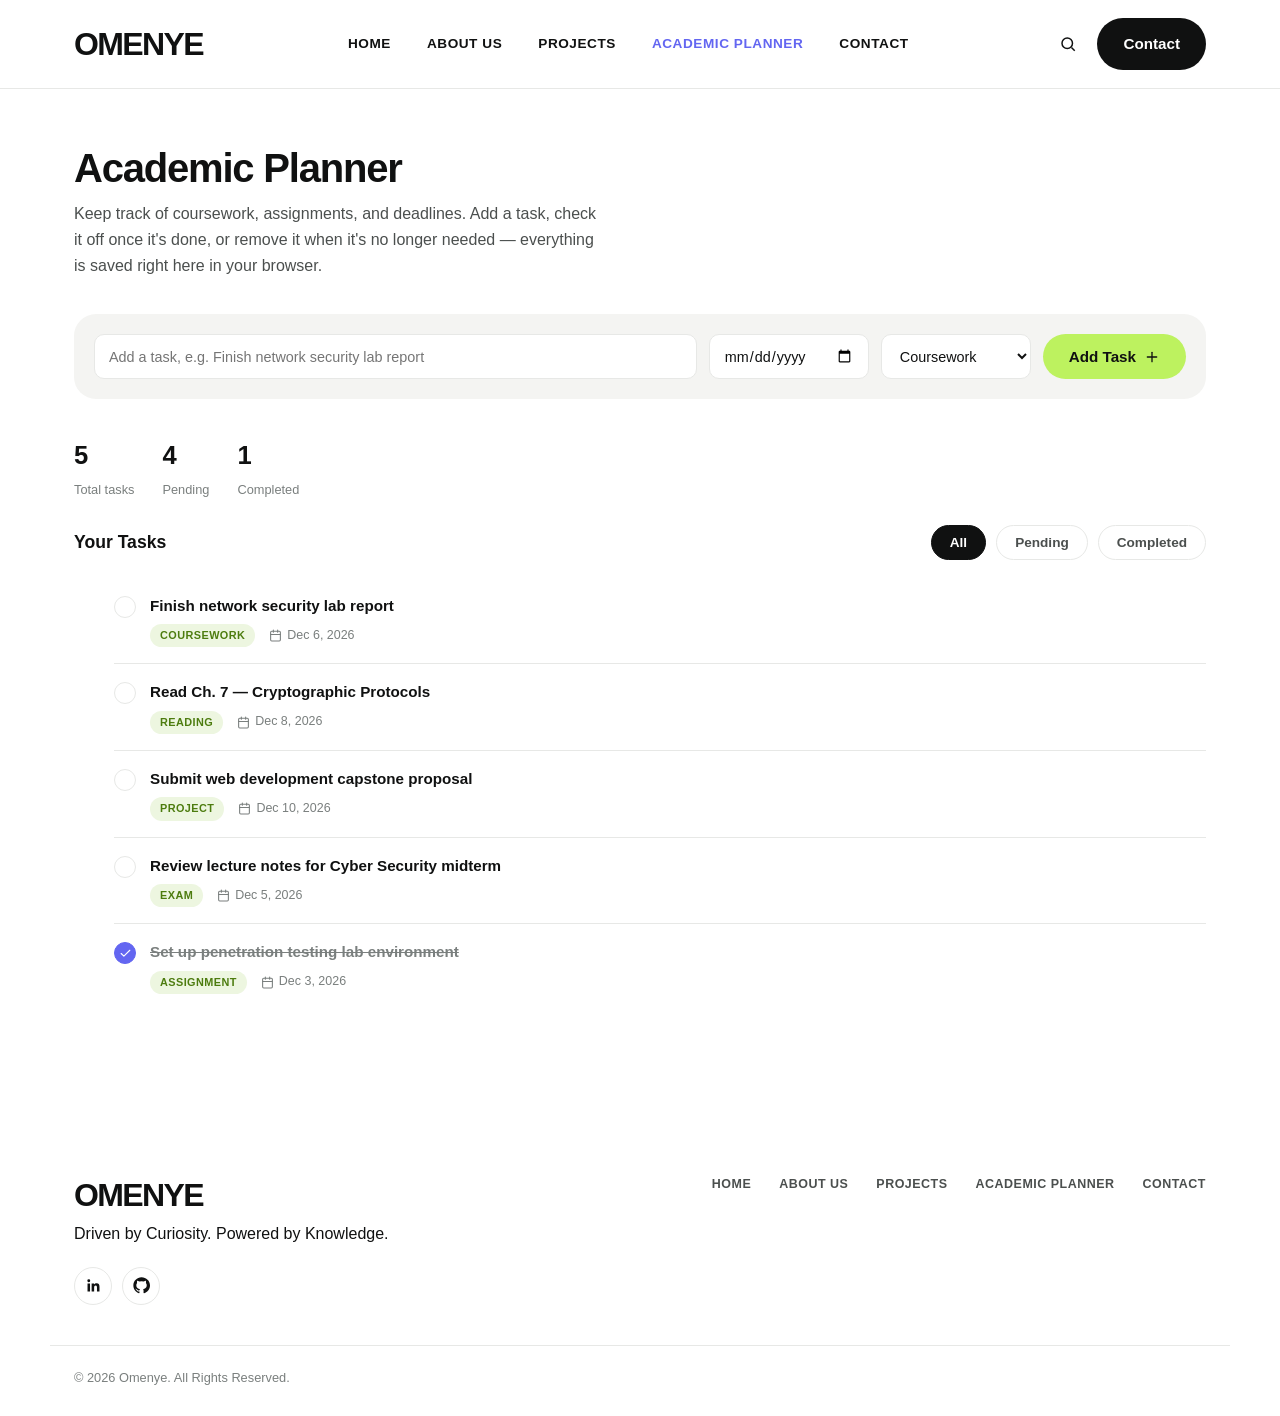
<file: academic-planner.html>
<!DOCTYPE html>
<html lang="en">
<head>
<meta charset="UTF-8">
<meta name="viewport" content="width=device-width, initial-scale=1.0">
<title>Academic Planner — Victor Omenye</title>
<link rel="icon" type="image/png" href="assets/images/favicon.png">
<link rel="stylesheet" href="styles.css">
</head>
<body>

<!-- Header -->
<header class="site-header">
  <div class="container header__inner">
    <a href="index.html" class="logo">OMENYE</a>

    <nav class="main-nav" aria-label="Primary">
      <button class="nav-toggle" id="navToggle" aria-expanded="false" aria-controls="mainMenu" aria-label="Toggle menu">
        <span></span><span></span><span></span>
      </button>
      <ul class="nav-menu" id="mainMenu">
        <li><a href="index.html">Home</a></li>
        <li><a href="about.html">About Us</a></li>
        <li><a href="projects.html">Projects</a></li>
        <li><a href="academic-planner.html" aria-current="page">Academic Planner</a></li>
        <li><a href="contact.html">Contact</a></li>
      </ul>
    </nav>

    <div class="header__actions">
      <button class="icon-btn" aria-label="Search">
        <svg width="18" height="18" viewBox="0 0 24 24" fill="none" stroke="currentColor" stroke-width="2"><circle cx="11" cy="11" r="7"/><line x1="21" y1="21" x2="16.65" y2="16.65"/></svg>
      </button>
      <a href="contact.html" class="btn btn--dark">Contact</a>
    </div>
  </div>
</header>

<main id="planner">

  <!-- Intro -->
  <section class="planner-intro container">
    <h1>Academic Planner</h1>
    <p>Keep track of coursework, assignments, and deadlines. Add a task, check it off once it's done, or remove it when it's no longer needed — everything is saved right here in your browser.</p>
  </section>

  <!-- Quick add -->
  <section class="planner-toolbar container">
    <form class="planner-add" id="taskForm">
      <input type="text" id="taskInput" name="task" placeholder="Add a task, e.g. Finish network security lab report" aria-label="Task description" required>
      <input type="date" id="taskDue" name="due" aria-label="Due date">
      <select id="taskCategory" name="category" aria-label="Category">
        <option value="Coursework">Coursework</option>
        <option value="Assignment">Assignment</option>
        <option value="Exam">Exam</option>
        <option value="Project">Project</option>
        <option value="Reading">Reading</option>
        <option value="Other">Other</option>
      </select>
      <button type="submit" class="btn btn--accent">
        Add Task
        <svg class="icon icon-plus" viewBox="0 0 24 24" fill="none" stroke="currentColor" stroke-width="2" stroke-linecap="round" stroke-linejoin="round" aria-hidden="true"><path d="M5 12h14"/> <path d="M12 5v14"/></svg>
      </button>
    </form>
  </section>

  <!-- Stats -->
  <section class="planner-stats container">
    <div class="planner-stat">
      <strong id="statTotal">0</strong>
      <span>Total tasks</span>
    </div>
    <div class="planner-stat">
      <strong id="statPending">0</strong>
      <span>Pending</span>
    </div>
    <div class="planner-stat">
      <strong id="statDone">0</strong>
      <span>Completed</span>
    </div>
  </section>

  <!-- Task list -->
  <section class="planner-list-section container">
    <div class="planner-list-head">
      <h2>Your Tasks</h2>
      <div class="filter-tabs" role="tablist" aria-label="Filter tasks">
        <button type="button" class="filter-tab is-active" data-filter="all" role="tab" aria-selected="true">All</button>
        <button type="button" class="filter-tab" data-filter="pending" role="tab" aria-selected="false">Pending</button>
        <button type="button" class="filter-tab" data-filter="done" role="tab" aria-selected="false">Completed</button>
      </div>
    </div>

    <ol class="task-list" id="taskList"></ol>
    <p class="task-empty" id="taskEmpty" hidden>No tasks yet — add your first one above.</p>
  </section>

</main>

<!-- Footer -->
<footer class="site-footer">
  <div class="container footer__grid">
    <div class="footer__brand">
      <p class="logo">OMENYE</p>
      <p>Driven by Curiosity. Powered by Knowledge.</p>
      <div class="follow__list follow__list--footer">
        <a href="https://www.linkedin.com/in/victoromenye-webdesigner/" aria-label="LinkedIn" target="_blank" rel="noopener"><svg viewBox="0 0 24 24" fill="currentColor" aria-hidden="true"><path d="M20.45 20.45h-3.55v-5.57c0-1.33-.02-3.03-1.85-3.03-1.85 0-2.14 1.45-2.14 2.94v5.66H9.36V9h3.41v1.56h.05c.48-.9 1.64-1.85 3.38-1.85 3.6 0 4.27 2.37 4.27 5.46zM5.34 7.43a2.06 2.06 0 110-4.12 2.06 2.06 0 010 4.12zM7.12 20.45H3.56V9h3.56z"/></svg></a>
        <a href="https://github.com/Tauri94" aria-label="GitHub" target="_blank" rel="noopener"><svg viewBox="0 0 24 24" fill="currentColor" aria-hidden="true"><path d="M12 .5C5.65.5.5 5.65.5 12c0 5.09 3.29 9.4 7.86 10.93.58.1.79-.25.79-.56 0-.27-.01-1-.02-1.95-3.2.7-3.88-1.54-3.88-1.54-.52-1.33-1.28-1.68-1.28-1.68-1.04-.72.08-.7.08-.7 1.16.08 1.76 1.19 1.76 1.19 1.03 1.76 2.7 1.25 3.36.96.1-.74.4-1.25.73-1.54-2.55-.29-5.24-1.28-5.24-5.69 0-1.26.45-2.29 1.19-3.09-.12-.29-.51-1.46.11-3.05 0 0 .97-.31 3.18 1.18a10.9 10.9 0 015.79 0c2.2-1.49 3.17-1.18 3.17-1.18.63 1.59.24 2.76.12 3.05.74.8 1.19 1.83 1.19 3.09 0 4.42-2.7 5.4-5.26 5.68.41.36.78 1.06.78 2.14 0 1.54-.02 2.79-.02 3.17 0 .31.21.67.8.56C20.71 21.39 24 17.09 24 12c0-6.35-5.15-11.5-12-11.5z"/></svg></a>
      </div>
    </div>
    <nav class="footer__col footer__col--menu" aria-label="Menu">
      <ul class="footer__menu-horizontal">
        <li><a href="index.html">Home</a></li>
        <li><a href="about.html">About Us</a></li>
        <li><a href="projects.html">Projects</a></li>
        <li><a href="academic-planner.html" aria-current="page">Academic Planner</a></li>
        <li><a href="contact.html">Contact</a></li>
      </ul>
    </nav>
  </div>
  <div class="container footer__bottom">
    <p>© 2026 Omenye. All Rights Reserved.</p>
  </div>
</footer>

<script src="script.js"></script>
</body>
</html>
</file>
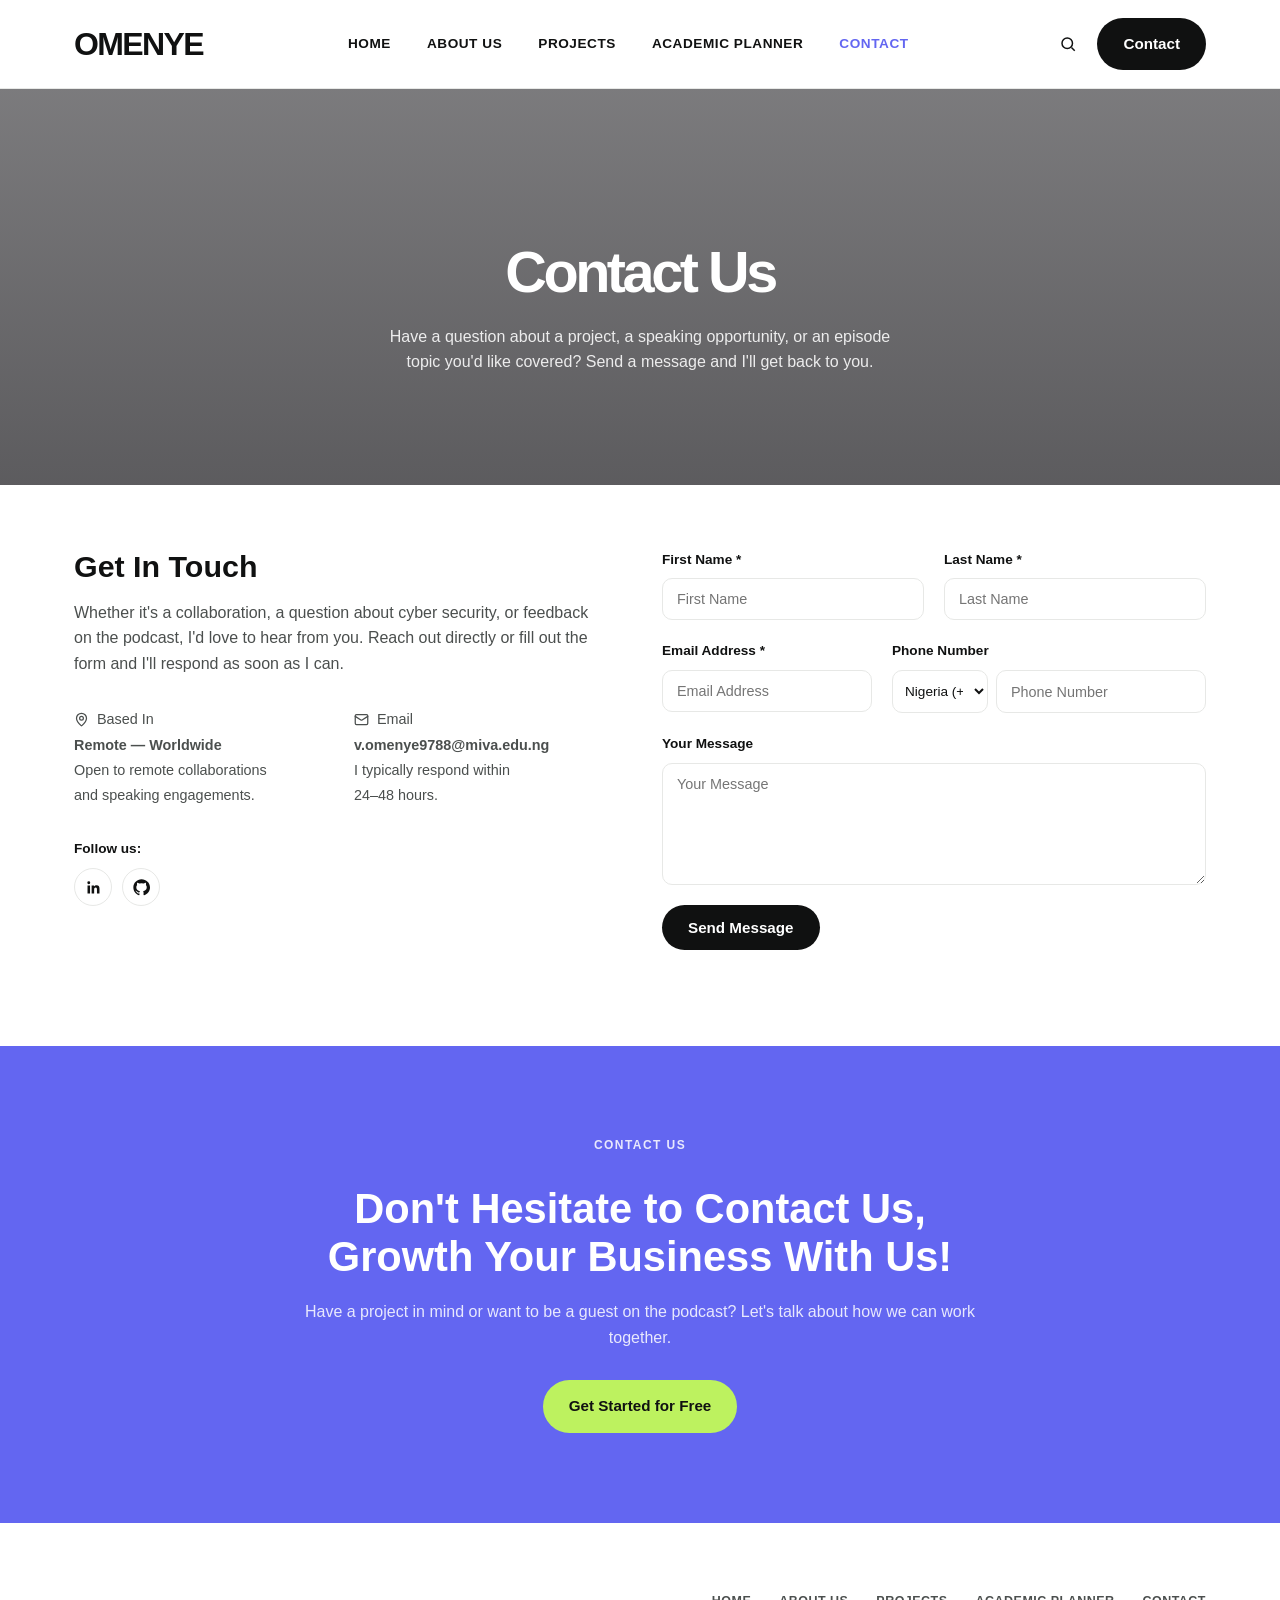
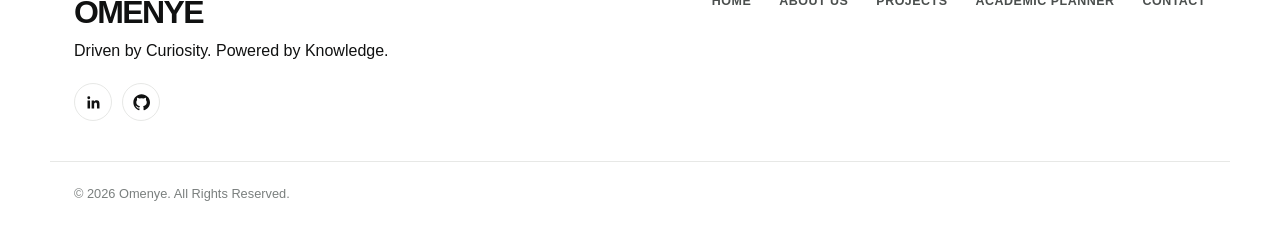
<file: contact.html>
<!DOCTYPE html>
<html lang="en">
<head>
<meta charset="UTF-8">
<meta name="viewport" content="width=device-width, initial-scale=1.0">
<title>Contact — Victor Omenye</title>
<link rel="icon" type="image/png" href="assets/images/favicon.png">
<link rel="stylesheet" href="styles.css">
</head>
<body>

<!-- Header -->
<header class="site-header">
  <div class="container header__inner">
    <a href="index.html" class="logo">OMENYE</a>

    <nav class="main-nav" aria-label="Primary">
      <button class="nav-toggle" id="navToggle" aria-expanded="false" aria-controls="mainMenu" aria-label="Toggle menu">
        <span></span><span></span><span></span>
      </button>
      <ul class="nav-menu" id="mainMenu">
        <li><a href="index.html">Home</a></li>
        <li><a href="about.html">About Us</a></li>
        <li><a href="projects.html">Projects</a></li>
        <li><a href="academic-planner.html">Academic Planner</a></li>
        <li><a href="contact.html" aria-current="page">Contact</a></li>
      </ul>
    </nav>

    <div class="header__actions">
      <button class="icon-btn" aria-label="Search">
        <svg width="18" height="18" viewBox="0 0 24 24" fill="none" stroke="currentColor" stroke-width="2"><circle cx="11" cy="11" r="7"/><line x1="21" y1="21" x2="16.65" y2="16.65"/></svg>
      </button>
      <a href="contact.html" class="btn btn--dark">Contact</a>
    </div>
  </div>
</header>

<main id="contact-page">

  <!-- Page hero -->
  <section class="page-hero" style="background-image: url('https://images.unsplash.com/photo-1521737604893-d14cc237f11d?auto=format&fit=crop&w=1600&q=80');">
    <div class="container page-hero__inner">
      <h1>Contact Us</h1>
      <p>Have a question about a project, a speaking opportunity, or an episode topic you'd like covered? Send a message and I'll get back to you.</p>
    </div>
  </section>

  <!-- Contact info + form -->
  <section class="contact-section container">
    <div class="contact-grid">

      <div class="contact-info">
        <h2>Get In Touch</h2>
        <p>Whether it's a collaboration, a question about cyber security, or feedback on the podcast, I'd love to hear from you. Reach out directly or fill out the form and I'll respond as soon as I can.</p>

        <div class="contact-cards">
          <div class="contact-card">
            <p class="contact-card__label"><svg class="icon icon-map-pin" viewBox="0 0 24 24" fill="none" stroke="currentColor" stroke-width="2" stroke-linecap="round" stroke-linejoin="round" aria-hidden="true"><path d="M20 10c0 4.993-5.539 10.193-7.399 11.799a1 1 0 0 1-1.202 0C9.539 20.193 4 14.993 4 10a8 8 0 0 1 16 0"/> <circle cx="12" cy="10" r="3"/></svg>Based In</p>
            <p class="contact-card__title">Remote — Worldwide</p>
            <p>Open to remote collaborations</p>
            <p>and speaking engagements.</p>
          </div>
          <div class="contact-card">
            <p class="contact-card__label"><svg class="icon icon-mail" viewBox="0 0 24 24" fill="none" stroke="currentColor" stroke-width="2" stroke-linecap="round" stroke-linejoin="round" aria-hidden="true"><path d="m22 7-8.991 5.727a2 2 0 0 1-2.009 0L2 7"/> <rect x="2" y="4" width="20" height="16" rx="2"/></svg>Email</p>
            <p class="contact-card__title">v.omenye9788@miva.edu.ng</p>
            <p>I typically respond within</p>
            <p>24–48 hours.</p>
          </div>
        </div>

        <div class="follow">
          <h4>Follow us:</h4>
          <div class="follow__list">
            <a href="https://www.linkedin.com/in/victoromenye-webdesigner/" aria-label="LinkedIn" target="_blank" rel="noopener"><svg viewBox="0 0 24 24" fill="currentColor" aria-hidden="true"><path d="M20.45 20.45h-3.55v-5.57c0-1.33-.02-3.03-1.85-3.03-1.85 0-2.14 1.45-2.14 2.94v5.66H9.36V9h3.41v1.56h.05c.48-.9 1.64-1.85 3.38-1.85 3.6 0 4.27 2.37 4.27 5.46zM5.34 7.43a2.06 2.06 0 110-4.12 2.06 2.06 0 010 4.12zM7.12 20.45H3.56V9h3.56z"/></svg></a>
        <a href="https://github.com/Tauri94" aria-label="GitHub" target="_blank" rel="noopener"><svg viewBox="0 0 24 24" fill="currentColor" aria-hidden="true"><path d="M12 .5C5.65.5.5 5.65.5 12c0 5.09 3.29 9.4 7.86 10.93.58.1.79-.25.79-.56 0-.27-.01-1-.02-1.95-3.2.7-3.88-1.54-3.88-1.54-.52-1.33-1.28-1.68-1.28-1.68-1.04-.72.08-.7.08-.7 1.16.08 1.76 1.19 1.76 1.19 1.03 1.76 2.7 1.25 3.36.96.1-.74.4-1.25.73-1.54-2.55-.29-5.24-1.28-5.24-5.69 0-1.26.45-2.29 1.19-3.09-.12-.29-.51-1.46.11-3.05 0 0 .97-.31 3.18 1.18a10.9 10.9 0 015.79 0c2.2-1.49 3.17-1.18 3.17-1.18.63 1.59.24 2.76.12 3.05.74.8 1.19 1.83 1.19 3.09 0 4.42-2.7 5.4-5.26 5.68.41.36.78 1.06.78 2.14 0 1.54-.02 2.79-.02 3.17 0 .31.21.67.8.56C20.71 21.39 24 17.09 24 12c0-6.35-5.15-11.5-12-11.5z"/></svg></a>
          </div>
        </div>
      </div>

      <form class="contact-form" id="contactForm" data-recipient="v.omenye9788@miva.edu.ng">
        <div class="form-row">
          <div class="form-field">
            <label for="firstName">First Name *</label>
            <input type="text" id="firstName" name="firstName" placeholder="First Name" required autocomplete="given-name">
          </div>
          <div class="form-field">
            <label for="lastName">Last Name *</label>
            <input type="text" id="lastName" name="lastName" placeholder="Last Name" required autocomplete="family-name">
          </div>
        </div>
        <div class="form-row">
          <div class="form-field">
            <label for="email">Email Address *</label>
            <input type="email" id="email" name="email" placeholder="Email Address" required autocomplete="email">
          </div>
          <div class="form-field">
            <label for="phone">Phone Number</label>
            <div class="phone-field">
              <select id="countryCode" name="countryCode" aria-label="Country code">
                <option value="+93">Afghanistan (+93)</option>
                <option value="+355">Albania (+355)</option>
                <option value="+213">Algeria (+213)</option>
                <option value="+376">Andorra (+376)</option>
                <option value="+244">Angola (+244)</option>
                <option value="+1268">Antigua and Barbuda (+1268)</option>
                <option value="+54">Argentina (+54)</option>
                <option value="+374">Armenia (+374)</option>
                <option value="+61">Australia (+61)</option>
                <option value="+43">Austria (+43)</option>
                <option value="+994">Azerbaijan (+994)</option>
                <option value="+1242">Bahamas (+1242)</option>
                <option value="+973">Bahrain (+973)</option>
                <option value="+880">Bangladesh (+880)</option>
                <option value="+1246">Barbados (+1246)</option>
                <option value="+375">Belarus (+375)</option>
                <option value="+32">Belgium (+32)</option>
                <option value="+501">Belize (+501)</option>
                <option value="+229">Benin (+229)</option>
                <option value="+975">Bhutan (+975)</option>
                <option value="+591">Bolivia (+591)</option>
                <option value="+387">Bosnia and Herzegovina (+387)</option>
                <option value="+267">Botswana (+267)</option>
                <option value="+55">Brazil (+55)</option>
                <option value="+673">Brunei (+673)</option>
                <option value="+359">Bulgaria (+359)</option>
                <option value="+226">Burkina Faso (+226)</option>
                <option value="+257">Burundi (+257)</option>
                <option value="+238">Cabo Verde (+238)</option>
                <option value="+855">Cambodia (+855)</option>
                <option value="+237">Cameroon (+237)</option>
                <option value="+1">Canada (+1)</option>
                <option value="+236">Central African Republic (+236)</option>
                <option value="+235">Chad (+235)</option>
                <option value="+56">Chile (+56)</option>
                <option value="+86">China (+86)</option>
                <option value="+57">Colombia (+57)</option>
                <option value="+269">Comoros (+269)</option>
                <option value="+242">Congo (Brazzaville) (+242)</option>
                <option value="+243">Congo (DRC) (+243)</option>
                <option value="+506">Costa Rica (+506)</option>
                <option value="+385">Croatia (+385)</option>
                <option value="+53">Cuba (+53)</option>
                <option value="+357">Cyprus (+357)</option>
                <option value="+420">Czechia (+420)</option>
                <option value="+45">Denmark (+45)</option>
                <option value="+253">Djibouti (+253)</option>
                <option value="+1767">Dominica (+1767)</option>
                <option value="+1809">Dominican Republic (+1809)</option>
                <option value="+593">Ecuador (+593)</option>
                <option value="+20">Egypt (+20)</option>
                <option value="+503">El Salvador (+503)</option>
                <option value="+240">Equatorial Guinea (+240)</option>
                <option value="+291">Eritrea (+291)</option>
                <option value="+372">Estonia (+372)</option>
                <option value="+268">Eswatini (+268)</option>
                <option value="+251">Ethiopia (+251)</option>
                <option value="+679">Fiji (+679)</option>
                <option value="+358">Finland (+358)</option>
                <option value="+33">France (+33)</option>
                <option value="+241">Gabon (+241)</option>
                <option value="+220">Gambia (+220)</option>
                <option value="+995">Georgia (+995)</option>
                <option value="+49">Germany (+49)</option>
                <option value="+233">Ghana (+233)</option>
                <option value="+30">Greece (+30)</option>
                <option value="+1473">Grenada (+1473)</option>
                <option value="+502">Guatemala (+502)</option>
                <option value="+224">Guinea (+224)</option>
                <option value="+245">Guinea-Bissau (+245)</option>
                <option value="+592">Guyana (+592)</option>
                <option value="+509">Haiti (+509)</option>
                <option value="+504">Honduras (+504)</option>
                <option value="+36">Hungary (+36)</option>
                <option value="+354">Iceland (+354)</option>
                <option value="+91">India (+91)</option>
                <option value="+62">Indonesia (+62)</option>
                <option value="+98">Iran (+98)</option>
                <option value="+964">Iraq (+964)</option>
                <option value="+353">Ireland (+353)</option>
                <option value="+972">Israel (+972)</option>
                <option value="+39">Italy (+39)</option>
                <option value="+225">Ivory Coast (+225)</option>
                <option value="+1876">Jamaica (+1876)</option>
                <option value="+81">Japan (+81)</option>
                <option value="+962">Jordan (+962)</option>
                <option value="+7">Kazakhstan (+7)</option>
                <option value="+254">Kenya (+254)</option>
                <option value="+686">Kiribati (+686)</option>
                <option value="+383">Kosovo (+383)</option>
                <option value="+965">Kuwait (+965)</option>
                <option value="+996">Kyrgyzstan (+996)</option>
                <option value="+856">Laos (+856)</option>
                <option value="+371">Latvia (+371)</option>
                <option value="+961">Lebanon (+961)</option>
                <option value="+266">Lesotho (+266)</option>
                <option value="+231">Liberia (+231)</option>
                <option value="+218">Libya (+218)</option>
                <option value="+423">Liechtenstein (+423)</option>
                <option value="+370">Lithuania (+370)</option>
                <option value="+352">Luxembourg (+352)</option>
                <option value="+261">Madagascar (+261)</option>
                <option value="+265">Malawi (+265)</option>
                <option value="+60">Malaysia (+60)</option>
                <option value="+960">Maldives (+960)</option>
                <option value="+223">Mali (+223)</option>
                <option value="+356">Malta (+356)</option>
                <option value="+692">Marshall Islands (+692)</option>
                <option value="+222">Mauritania (+222)</option>
                <option value="+230">Mauritius (+230)</option>
                <option value="+52">Mexico (+52)</option>
                <option value="+691">Micronesia (+691)</option>
                <option value="+373">Moldova (+373)</option>
                <option value="+377">Monaco (+377)</option>
                <option value="+976">Mongolia (+976)</option>
                <option value="+382">Montenegro (+382)</option>
                <option value="+212">Morocco (+212)</option>
                <option value="+258">Mozambique (+258)</option>
                <option value="+95">Myanmar (+95)</option>
                <option value="+264">Namibia (+264)</option>
                <option value="+674">Nauru (+674)</option>
                <option value="+977">Nepal (+977)</option>
                <option value="+31">Netherlands (+31)</option>
                <option value="+64">New Zealand (+64)</option>
                <option value="+505">Nicaragua (+505)</option>
                <option value="+227">Niger (+227)</option>
                <option value="+234" selected>Nigeria (+234)</option>
                <option value="+850">North Korea (+850)</option>
                <option value="+389">North Macedonia (+389)</option>
                <option value="+47">Norway (+47)</option>
                <option value="+968">Oman (+968)</option>
                <option value="+92">Pakistan (+92)</option>
                <option value="+680">Palau (+680)</option>
                <option value="+970">Palestine (+970)</option>
                <option value="+507">Panama (+507)</option>
                <option value="+675">Papua New Guinea (+675)</option>
                <option value="+595">Paraguay (+595)</option>
                <option value="+51">Peru (+51)</option>
                <option value="+63">Philippines (+63)</option>
                <option value="+48">Poland (+48)</option>
                <option value="+351">Portugal (+351)</option>
                <option value="+974">Qatar (+974)</option>
                <option value="+40">Romania (+40)</option>
                <option value="+7">Russia (+7)</option>
                <option value="+250">Rwanda (+250)</option>
                <option value="+1869">Saint Kitts and Nevis (+1869)</option>
                <option value="+1758">Saint Lucia (+1758)</option>
                <option value="+1784">Saint Vincent and the Grenadines (+1784)</option>
                <option value="+685">Samoa (+685)</option>
                <option value="+378">San Marino (+378)</option>
                <option value="+239">Sao Tome and Principe (+239)</option>
                <option value="+966">Saudi Arabia (+966)</option>
                <option value="+221">Senegal (+221)</option>
                <option value="+381">Serbia (+381)</option>
                <option value="+248">Seychelles (+248)</option>
                <option value="+232">Sierra Leone (+232)</option>
                <option value="+65">Singapore (+65)</option>
                <option value="+421">Slovakia (+421)</option>
                <option value="+386">Slovenia (+386)</option>
                <option value="+677">Solomon Islands (+677)</option>
                <option value="+252">Somalia (+252)</option>
                <option value="+27">South Africa (+27)</option>
                <option value="+82">South Korea (+82)</option>
                <option value="+211">South Sudan (+211)</option>
                <option value="+34">Spain (+34)</option>
                <option value="+94">Sri Lanka (+94)</option>
                <option value="+249">Sudan (+249)</option>
                <option value="+597">Suriname (+597)</option>
                <option value="+46">Sweden (+46)</option>
                <option value="+41">Switzerland (+41)</option>
                <option value="+963">Syria (+963)</option>
                <option value="+886">Taiwan (+886)</option>
                <option value="+992">Tajikistan (+992)</option>
                <option value="+255">Tanzania (+255)</option>
                <option value="+66">Thailand (+66)</option>
                <option value="+670">Timor-Leste (+670)</option>
                <option value="+228">Togo (+228)</option>
                <option value="+676">Tonga (+676)</option>
                <option value="+1868">Trinidad and Tobago (+1868)</option>
                <option value="+216">Tunisia (+216)</option>
                <option value="+90">Turkey (+90)</option>
                <option value="+993">Turkmenistan (+993)</option>
                <option value="+688">Tuvalu (+688)</option>
                <option value="+256">Uganda (+256)</option>
                <option value="+380">Ukraine (+380)</option>
                <option value="+971">United Arab Emirates (+971)</option>
                <option value="+44">United Kingdom (+44)</option>
                <option value="+1">United States (+1)</option>
                <option value="+598">Uruguay (+598)</option>
                <option value="+998">Uzbekistan (+998)</option>
                <option value="+678">Vanuatu (+678)</option>
                <option value="+379">Vatican City (+379)</option>
                <option value="+58">Venezuela (+58)</option>
                <option value="+84">Vietnam (+84)</option>
                <option value="+967">Yemen (+967)</option>
                <option value="+260">Zambia (+260)</option>
                <option value="+263">Zimbabwe (+263)</option>
              </select>
              <input type="tel" id="phone" name="phone" autocomplete="tel" placeholder="Phone Number" inputmode="numeric" pattern="[0-9]*">
            </div>
          </div>
        </div>
        <div class="form-field">
          <label for="message">Your Message</label>
          <textarea id="message" name="message" rows="6" placeholder="Your Message"></textarea>
        </div>
        <div>
          <button type="submit" class="btn btn--dark">Send Message</button>
          <p class="form-status" id="contactStatus" role="status" aria-live="polite"></p>
        </div>
      </form>

    </div>
  </section>

  <!-- Contact CTA -->
  <section class="cta">
    <div class="container cta__inner">
      <p class="eyebrow eyebrow--onDark eyebrow--center">Contact Us</p>
      <h2>Don't Hesitate to Contact Us,<br>Growth Your Business With Us!</h2>
      <p>Have a project in mind or want to be a guest on the podcast? Let's talk about how we can work together.</p>
      <a href="#contactForm" class="btn btn--accent">Get Started for Free</a>
    </div>
  </section>

</main>

<!-- Footer -->
<footer class="site-footer">
  <div class="container footer__grid">
    <div class="footer__brand">
      <p class="logo">OMENYE</p>
      <p>Driven by Curiosity. Powered by Knowledge.</p>
      <div class="follow__list follow__list--footer">
        <a href="https://www.linkedin.com/in/victoromenye-webdesigner/" aria-label="LinkedIn" target="_blank" rel="noopener"><svg viewBox="0 0 24 24" fill="currentColor" aria-hidden="true"><path d="M20.45 20.45h-3.55v-5.57c0-1.33-.02-3.03-1.85-3.03-1.85 0-2.14 1.45-2.14 2.94v5.66H9.36V9h3.41v1.56h.05c.48-.9 1.64-1.85 3.38-1.85 3.6 0 4.27 2.37 4.27 5.46zM5.34 7.43a2.06 2.06 0 110-4.12 2.06 2.06 0 010 4.12zM7.12 20.45H3.56V9h3.56z"/></svg></a>
        <a href="https://github.com/Tauri94" aria-label="GitHub" target="_blank" rel="noopener"><svg viewBox="0 0 24 24" fill="currentColor" aria-hidden="true"><path d="M12 .5C5.65.5.5 5.65.5 12c0 5.09 3.29 9.4 7.86 10.93.58.1.79-.25.79-.56 0-.27-.01-1-.02-1.95-3.2.7-3.88-1.54-3.88-1.54-.52-1.33-1.28-1.68-1.28-1.68-1.04-.72.08-.7.08-.7 1.16.08 1.76 1.19 1.76 1.19 1.03 1.76 2.7 1.25 3.36.96.1-.74.4-1.25.73-1.54-2.55-.29-5.24-1.28-5.24-5.69 0-1.26.45-2.29 1.19-3.09-.12-.29-.51-1.46.11-3.05 0 0 .97-.31 3.18 1.18a10.9 10.9 0 015.79 0c2.2-1.49 3.17-1.18 3.17-1.18.63 1.59.24 2.76.12 3.05.74.8 1.19 1.83 1.19 3.09 0 4.42-2.7 5.4-5.26 5.68.41.36.78 1.06.78 2.14 0 1.54-.02 2.79-.02 3.17 0 .31.21.67.8.56C20.71 21.39 24 17.09 24 12c0-6.35-5.15-11.5-12-11.5z"/></svg></a>
      </div>
    </div>
    <nav class="footer__col footer__col--menu" aria-label="Menu">
      <ul class="footer__menu-horizontal">
        <li><a href="index.html">Home</a></li>
        <li><a href="about.html">About Us</a></li>
        <li><a href="projects.html">Projects</a></li>
        <li><a href="academic-planner.html">Academic Planner</a></li>
        <li><a href="contact.html" aria-current="page">Contact</a></li>
      </ul>
    </nav>
  </div>
  <div class="container footer__bottom">
    <p>© 2026 Omenye. All Rights Reserved.</p>
  </div>
</footer>

<script src="script.js"></script>
</body>
</html>
</file>
<file: styles.css>
/* ===== Tokens ===== */
:root {
  --ink: #101111;
  --ink-soft: #4b4f4e;
  --muted: #7a7f7e;
  --line: #e7e8e6;
  --bg: #ffffff;
  --bg-soft: #f4f4f2;
  --bg-mint: #f2f7f5;
  --accent: #bdf25f;
  --accent-dark: #8fb63f;
  --indigo: #6366f1;
  --indigo-dark: #4649c9;
  --radius-lg: 22px;
  --radius-md: 14px;
  --radius-sm: 10px;
  --shadow: 0 20px 45px -25px rgba(16, 17, 17, 0.25);
  --container: 1180px;
  --ff-display: "Plus Jakarta Sans", sans-serif;
  --ff-body: "Plus Jakarta Sans", sans-serif;
}

/* ===== Reset ===== */
* { box-sizing: border-box; }
html { scroll-behavior: smooth; }
body {
  margin: 0;
  font-family: var(--ff-body);
  color: var(--ink);
  background: var(--bg);
  line-height: 1.6;
  -webkit-font-smoothing: antialiased;
}
img { max-width: 100%; display: block; }
svg.icon { display: inline-block; flex-shrink: 0; vertical-align: -0.125em; }
ul { list-style: none; margin: 0; padding: 0; }
a { color: inherit; text-decoration: none; }
h1, h2, h3, h4 { font-family: var(--ff-display); line-height: 1.15; margin: 0; font-weight: 600; }
p { margin: 0; }
button { font-family: inherit; cursor: pointer; }
:focus-visible { outline: 3px solid var(--indigo); outline-offset: 2px; }
@media (prefers-reduced-motion: reduce) {
  *, *::before, *::after { animation-duration: 0.01ms !important; animation-iteration-count: 1 !important; transition-duration: 0.01ms !important; scroll-behavior: auto !important; }
}

.container {
  width: 100%;
  max-width: var(--container);
  margin-inline: auto;
  padding-inline: 24px;
}

/* ===== Buttons ===== */
.btn {
  display: inline-flex;
  align-items: center;
  justify-content: center;
  gap: 8px;
  padding: 14px 26px;
  border-radius: 999px;
  font-size: 0.95rem;
  font-weight: 600;
  border: none;
  transition: transform 0.15s ease, box-shadow 0.15s ease, opacity 0.15s ease;
}
.btn:hover { transform: translateY(-2px); }
.btn--dark { background: var(--ink); color: #fff; }
.btn--dark:hover { background: #000; }
.btn--accent { background: var(--accent); color: var(--ink); }
.btn--accent:hover { background: var(--accent-dark); }
.btn--outline {
  background: transparent;
  color: var(--ink);
  border: 1.5px solid var(--line);
}
.btn--outline:hover { background: var(--bg-soft); border-color: var(--ink); }
.btn svg { width: 16px; height: 16px; }
.btn--block { width: 100%; }
.btn--pill-outline {
  background: transparent;
  border: 1.5px solid var(--line);
  border-radius: 999px;
  padding: 10px 22px;
  font-weight: 600;
  font-size: 0.9rem;
  color: var(--ink);
}
.btn--pill-outline:hover { background: var(--bg-soft); }

.eyebrow {
  text-transform: uppercase;
  letter-spacing: 0.12em;
  font-size: 0.75rem;
  font-weight: 700;
  color: #4D7C0F;
  margin-bottom: 14px;
}
.eyebrow--center { text-align: center; }
.eyebrow--onDark { color: #4D7C0F; }

/* ===== Marquee ===== */
.marquee {
  position: relative;
  overflow: hidden;
  white-space: nowrap;
  background: #000000;
  color: #ffffff;
  padding: 0.5rem 0;
  font-size: 0.75rem;
  font-weight: 500;
  letter-spacing: 0.02em;
}

/* Fade overlays */
.marquee::before,
.marquee::after {
  content: "";
  position: absolute;
  top: 0;
  width: 8rem;
  height: 100%;
  z-index: 2;
  pointer-events: none;
}

.marquee::before {
  left: 0;
  background: linear-gradient(
    to right,
    #17181a 0%,
    rgba(23, 24, 26, 0) 100%
  );
}

.marquee::after {
  right: 0;
  background: linear-gradient(
    to left,
    #17181a 0%,
    rgba(23, 24, 26, 0) 100%
  );
}

.marquee__track {
  display: inline-flex;
  align-items: center;
  width: max-content;
  will-change: transform;
  animation: marquee 28s linear infinite;
}

.marquee__track span {
  display: inline-flex;
  align-items: center;
  flex-shrink: 0;
}

/* Dot between items */
.marquee__track span:not(:last-child)::after {
  content: "";
  width: 0.3125rem;
  height: 0.3125rem;
  margin: 0 3rem;
  border-radius: 50%;
  background: rgba(255, 255, 255, 0.753);
  flex-shrink: 0;
}

@keyframes marquee {
  from {
    transform: translateX(0);
  }
  to {
    transform: translateX(-50%);
  }
}

/* ===== Header ===== */
.site-header {
  border-bottom: 1px solid var(--line);
  position: sticky;
  top: 0;
  background: #fff;
  z-index: 50;
}
.header__inner {
  display: flex;
  align-items: center;
  justify-content: space-between;
  gap: 24px;
  padding-block: 18px;
}
.logo {
  font-family: var(--ff-display);
  font-weight: 800;
  font-size: 2rem;
  letter-spacing: -0.05em;
  white-space: nowrap;
}
.main-nav { flex: 1; display: flex; justify-content: center; }
.nav-menu {
  display: flex;
  gap: 2rem;
  font-size: 0.85rem;
  font-weight: 600;
  text-transform: uppercase;
  letter-spacing: 0.04em;
}
.nav-menu a { padding: 6px 2px; position: relative; }
.nav-menu a:hover { color: var(--indigo); }
.nav-menu a[aria-current="page"] { color: var(--indigo); }
.header__actions { display: flex; align-items: center; gap: 14px; }
.icon-btn {
  background: none;
  border: none;
  padding: 6px;
  display: inline-flex;
  color: var(--ink);
}
.nav-toggle {
  display: none;
  flex-direction: column;
  gap: 5px;
  background: none;
  border: none;
  padding: 6px;
}
.nav-toggle span { width: 22px; height: 2px; background: var(--ink); border-radius: 2px; }

/* ===== Hero ===== */
.hero { padding-block: 56px 40px; background: var(--bg-mint); }
.hero__grid {
  display: grid;
  grid-template-columns: 1fr 1fr;
  gap: 40px;
  align-items: center;
}
.hero__content h1 {
  font-size: clamp(2rem, 4vw, 3.75rem);
  font-style: normal;
  letter-spacing: -0.1875rem;
  text-align: left;
  font-weight: 800;
  margin-bottom: 18px;
}
.hero__lead {
  color: var(--ink-soft);
  font-size: 1rem;
  font-style: normal;
  font-weight: 400;
  max-width: 46ch;
  margin-bottom: 28px;
}
.hero__cta { display: flex; align-items: center; gap: 22px; flex-wrap: wrap; }
.hero__note { margin-top: 18px; font-size: 0.8rem; color: var(--muted); }

.hero__media { position: relative; display: flex; justify-content: center; }
.hero__photo {
  border-radius: var(--radius-lg);
  width: 100%;
  max-width: 460px;
  aspect-ratio: 4/4.6;
  object-fit: cover;
}
.float-card {
  position: absolute;
  background: #fff;
  border-radius: var(--radius-md);
  box-shadow: var(--shadow);
  padding: 14px 16px;
}
.float-card--customers { top: 14%; left: -4%; width: 190px; }
.float-card--donut { bottom: 6%; right: -6%; width: 150px; text-align: center; }
.float-card__label { font-size: 0.72rem; color: var(--muted); margin-bottom: 6px; }
.float-card__value { font-weight: 700; font-size: 1.15rem; margin-top: 6px; }
.mini-chart svg { width: 100%; height: 40px; }
.donut {
  --pct: 68;
  width: 64px; height: 64px;
  border-radius: 50%;
  margin: 4px auto 0;
  background: conic-gradient(var(--indigo) calc(var(--pct) * 1%), #eceafc 0);
  position: relative;
}
.donut::after {
  content: "";
  position: absolute; inset: 10px;
  background: #fff; border-radius: 50%;
}

/* ===== Page hero (inner pages) ===== */
.page-hero {
  position: relative;
  padding-block: 150px 110px;
  background-size: cover;
  background-position: center;
  text-align: center;
  color: #fff;
  overflow: hidden;
}
.page-hero::before {
  content: "";
  position: absolute;
  inset: 0;
  background: linear-gradient(180deg, rgba(15, 14, 18, 0.55), rgba(15, 14, 18, 0.68));
}
.page-hero__inner { position: relative; z-index: 1; }
.page-hero h1 {
  font-size: clamp(2.4rem, 5.5vw, 3.6rem);
  font-weight: 800;
  letter-spacing: -0.06em;
  margin-bottom: 18px;
}
.page-hero p {
  max-width: 58ch;
  margin-inline: auto;
  color: rgba(255, 255, 255, 0.88);
  font-size: 1rem;
}

/* ===== About content ===== */
.about-content { padding-block: 60px 8px; }
.about-content p { color: var(--ink-soft); margin-bottom: 26px; max-width: 92ch; }
.about-content h2 {
  font-size: clamp(1.4rem, 2.6vw, 1.85rem);
  margin-bottom: 18px;
  margin-top: 6px;
  font-weight: 700;
}

.about-split {
  display: grid;
  grid-template-columns: 400px 1fr;
  gap: 48px;
  align-items: start;
  padding-block: 40px;
}
.about-split--reverse { grid-template-columns: 1fr 460px; }
.about-split--reverse .about-split__media { order: 2; }
.about-split--reverse .about-split__content { order: 1; }
.about-split__media img {
  border-radius: var(--radius-md);
  width: 100%;
  aspect-ratio: 3/4;
  object-fit: cover;
}
.about-split--reverse .about-split__media img { aspect-ratio: 4/3.4; }
.about-split__content { display: flex; flex-direction: column; gap: 22px; }
.about-split__content p { color: var(--ink-soft); margin: 0; max-width: 70ch; }

.skills-grid { display: flex; flex-direction: column; gap: 28px; margin-top: 8px; }
.skills-group h3 { font-size: 1rem; font-weight: 700; margin-bottom: 14px; }
.skills-tags { display: flex; flex-wrap: wrap; gap: 10px; }
.skill-tag {
  background: var(--bg-soft);
  border: 1px solid var(--line);
  border-radius: 999px;
  padding: 8px 16px;
  font-size: 0.85rem;
  font-weight: 600;
  color: var(--ink-soft);
}

.cta__label {
  font-size: clamp(2rem, 4.4vw, 2.7rem);
  font-weight: 800;
  letter-spacing: -0.05em;
  margin-bottom: 40px;
  text-align: left;
}

/* ===== Academic Planner ===== */
.planner-intro { padding-block: 56px 8px; }
.planner-intro h1 {
  font-size: clamp(1.9rem, 3.6vw, 2.5rem);
  font-weight: 800;
  letter-spacing: -0.03em;
  margin-bottom: 10px;
}
.planner-intro p { color: var(--ink-soft); max-width: 60ch; }

.planner-toolbar { padding-block: 28px 8px; }
.planner-add {
  display: flex;
  gap: 12px;
  flex-wrap: wrap;
  background: var(--bg-soft);
  border-radius: var(--radius-lg);
  padding: 20px;
}
.planner-add input[type="text"],
.planner-add input[type="date"],
.planner-add select {
  border: 1px solid var(--line);
  border-radius: var(--radius-sm);
  padding: 12px 14px;
  font-family: inherit;
  font-size: 0.9rem;
  color: var(--ink);
  background: #fff;
}
.planner-add input[type="text"] { flex: 1 1 220px; }
.planner-add input[type="date"] { flex: 0 0 160px; }
.planner-add select { flex: 0 0 150px; }
.planner-add input:focus-visible,
.planner-add select:focus-visible { outline: 2px solid var(--indigo); outline-offset: 1px; }
.planner-add button { flex: 0 0 auto; }

.planner-stats {
  display: flex;
  gap: 28px;
  flex-wrap: wrap;
  padding-block: 28px 4px;
}
.planner-stat { display: flex; flex-direction: column; gap: 4px; }
.planner-stat strong { font-size: 1.6rem; font-weight: 800; font-family: var(--ff-display); }
.planner-stat span { font-size: 0.8rem; color: var(--muted); }

.planner-list-section { padding-block: 20px 80px; }
.planner-list-head {
  display: flex;
  align-items: center;
  justify-content: space-between;
  gap: 16px;
  flex-wrap: wrap;
  margin-bottom: 18px;
}
.planner-list-head h2 { font-size: 1.1rem; font-weight: 700; }

.task-list { display: flex; flex-direction: column; }
.task-row {
  display: flex;
  align-items: flex-start;
  gap: 14px;
  padding-block: 16px;
  border-bottom: 1px solid var(--line);
}
.task-row:last-child { border-bottom: none; }
.task-row__check {
  flex-shrink: 0;
  width: 22px;
  height: 22px;
  border-radius: 50%;
  border: 1.5px solid var(--line);
  background: #fff;
  display: inline-flex;
  align-items: center;
  justify-content: center;
  color: transparent;
  margin-top: 2px;
}
.task-row__check:hover { border-color: var(--indigo); }
.task-row__check svg.icon { width: 13px; height: 13px; }
.task-row.is-done .task-row__check {
  background: var(--indigo);
  border-color: var(--indigo);
  color: #fff;
}
.task-row__body { flex: 1; min-width: 0; }
.task-row__title { font-weight: 600; font-size: 0.95rem; word-break: break-word; }
.task-row.is-done .task-row__title { color: var(--muted); text-decoration: line-through; }
.task-row__meta { display: flex; gap: 14px; flex-wrap: wrap; margin-top: 6px; font-size: 0.78rem; color: var(--muted); }
.task-row__meta span { display: inline-flex; align-items: center; gap: 5px; }
.task-row__meta svg.icon { width: 13px; height: 13px; }
.task-row__category {
  background: #edf6e0;
  color: #4d7c0f;
  font-size: 0.68rem;
  font-weight: 700;
  letter-spacing: 0.04em;
  text-transform: uppercase;
  padding: 3px 10px;
  border-radius: 999px;
}
.task-row__delete {
  flex-shrink: 0;
  background: none;
  border: none;
  color: var(--muted);
  padding: 6px;
  border-radius: 8px;
  margin-top: -2px;
}
.task-row__delete:hover { color: #d64545; background: rgba(214, 69, 69, 0.08); }
.task-empty {
  text-align: center;
  padding-block: 48px;
  color: var(--muted);
  font-size: 0.9rem;
}

@media (max-width: 640px) {
  .planner-add input[type="text"],
  .planner-add input[type="date"],
  .planner-add select { flex: 1 1 100%; }
  .planner-add button { width: 100%; }
}

/* ===== Projects page ===== */
.projects-intro { padding-block: 64px 32px; }
.projects-intro h1 {
  font-size: clamp(2rem, 4vw, 2.8rem);
  font-weight: 800;
  letter-spacing: -0.04em;
  margin-bottom: 28px;
  max-width: 16ch;
}
.filter-tabs { display: flex; gap: 10px; flex-wrap: wrap; }
.filter-tab {
  background: #fff;
  border: 1px solid var(--line);
  border-radius: 999px;
  padding: 9px 18px;
  font-size: 0.85rem;
  font-weight: 600;
  color: var(--ink-soft);
}
.filter-tab:hover { border-color: var(--ink); color: var(--ink); }
.filter-tab.is-active {
  background: var(--ink);
  border-color: var(--ink);
  color: #fff;
}

.projects-grid {
  padding-block: 8px 40px;
  display: grid;
  grid-template-columns: 1fr 1fr;
  gap: 40px 32px;
}
.project-card[hidden] { display: none; }
.project-card__media {
  display: block;
  border-radius: var(--radius-lg);
  overflow: hidden;
  margin-bottom: 20px;
}
.project-card__media img {
  width: 100%;
  aspect-ratio: 4/3;
  object-fit: cover;
  transition: transform 0.3s ease;
}
.project-card__media:hover img { transform: scale(1.04); }
.project-card__row {
  display: flex;
  align-items: baseline;
  justify-content: space-between;
  gap: 16px;
  flex-wrap: wrap;
  margin-bottom: 8px;
}
.project-card__row h3 { font-size: 1.3rem; font-weight: 700; }
.project-card__tags { font-size: 0.8rem; color: var(--muted); white-space: nowrap; }
.project-card__desc { color: var(--ink-soft); font-size: 0.9rem; max-width: 60ch; }

.projects-cta { padding-block: 24px 80px; }
.projects-cta__box {
  background: var(--bg-soft);
  border-radius: var(--radius-lg);
  padding: 48px;
  display: flex;
  flex-direction: column;
  align-items: flex-start;
  gap: 20px;
}
.projects-cta__box h2 {
  font-size: clamp(1.6rem, 3vw, 2.1rem);
  font-weight: 800;
  letter-spacing: -0.03em;
}
.link-arrow {
  display: inline-flex;
  align-items: center;
  gap: 8px;
  font-weight: 700;
  font-size: 0.92rem;
  color: var(--ink);
  border-bottom: 1.5px solid var(--ink);
  padding-bottom: 2px;
}
.link-arrow svg.icon { width: 16px; height: 16px; }
.link-arrow:hover { color: var(--indigo); border-color: var(--indigo); }

@media (max-width: 760px) {
  .projects-grid { grid-template-columns: 1fr; }
  .projects-cta__box { padding: 32px; }
}

/* ===== Resume ===== */
.resume { padding-block: 64px 24px; }
.resume__title {
  font-size: clamp(1.8rem, 3vw, 2.1rem);
  font-weight: 700;
  margin-bottom: 40px;
}
.resume__grid {
  display: grid;
  grid-template-columns: 220px 1fr;
  gap: 48px;
  align-items: start;
}
.resume__photo img {
  border-radius: var(--radius-md);
  width: 100%;
  aspect-ratio: 4/5;
  object-fit: cover;
}
.resume__section + .resume__section { margin-top: 44px; }
.resume__section h3 {
  font-size: 1.25rem;
  font-weight: 700;
  margin-bottom: 8px;
}
.resume-list { display: flex; flex-direction: column; }
.resume-item {
  display: flex;
  align-items: flex-start;
  justify-content: space-between;
  gap: 20px;
  flex-wrap: wrap;
  padding-block: 18px;
  border-bottom: 1px solid var(--line);
}
.resume-item:last-child { border-bottom: none; }
.resume-item__title {
  font-weight: 700;
  font-size: 0.98rem;
  margin-bottom: 8px;
}
.resume-item__meta {
  display: flex;
  gap: 18px;
  flex-wrap: wrap;
  font-size: 0.82rem;
  color: var(--muted);
}
.resume-item__meta span,
.resume-item__date {
  display: inline-flex;
  align-items: center;
  gap: 6px;
}
.resume-item__meta svg.icon,
.resume-item__date svg.icon {
  width: 14px;
  height: 14px;
  flex-shrink: 0;
}
.resume-item__side {
  display: flex;
  flex-direction: column;
  align-items: flex-end;
  gap: 8px;
}
.resume-badge {
  background: #edf6e0;
  color: #4d7c0f;
  font-size: 0.66rem;
  font-weight: 700;
  letter-spacing: 0.06em;
  text-transform: uppercase;
  padding: 5px 12px;
  border-radius: 999px;
}
.resume-item__date { font-size: 0.8rem; color: var(--muted); }

/* ===== Episodes / Podcast player ===== */
.episodes { padding-block: 64px 24px; }
.episodes__title {
  font-size: clamp(1.6rem, 3vw, 2rem);
  font-weight: 700;
  margin-bottom: 24px;
}
.episodes__panel {
  display: flex;
  gap: 32px;
  background: var(--bg-soft);
  border-radius: var(--radius-lg);
  padding: 28px;
}
.episodes__cover { flex: 0 0 240px; }
.episodes__cover img {
  width: 100%;
  height: 100%;
  border-radius: var(--radius-md);
  object-fit: cover;
  aspect-ratio: 1/1.2;
}
.episode-list { flex: 1; display: flex; flex-direction: column; min-width: 0; }
.episode-row {
  display: flex;
  align-items: center;
  gap: 14px;
  padding-block: 14px;
  border-bottom: 1px solid var(--line);
}
.episode-row:last-child { border-bottom: none; }
.episode-row__play {
  flex: 1;
  min-width: 0;
  display: flex;
  align-items: center;
  gap: 14px;
  background: none;
  border: none;
  padding: 4px 10px;
  text-align: left;
  font-family: inherit;
  cursor: pointer;
  border-radius: 8px;
}
.episode-row__play:hover { background: rgba(16, 17, 17, 0.04); }
.episode-row__index {
  width: 18px;
  text-align: center;
  font-size: 0.85rem;
  color: var(--muted);
  flex-shrink: 0;
}
.episode-row--playing .episode-row__index,
.episode-row--playing .episode-row__title { color: var(--indigo); }
.episode-row__meta { flex: 1; min-width: 0; display: flex; flex-direction: column; }
.episode-row__title {
  font-weight: 700;
  font-size: 0.92rem;
  white-space: nowrap;
  overflow: hidden;
  text-overflow: ellipsis;
}
.episode-row__host { font-size: 0.78rem; color: var(--muted); }
.episode-row__duration { font-size: 0.82rem; color: var(--muted); flex-shrink: 0; padding-right: 6px; }
.waveform { display: flex; align-items: flex-end; gap: 2px; height: 14px; width: 18px; flex-shrink: 0; }
.waveform span {
  width: 3px;
  background: var(--indigo);
  border-radius: 2px;
  animation: wave 1s ease-in-out infinite;
  animation-play-state: paused;
}
#playerBar.is-playing .waveform span { animation-play-state: running; }
.waveform span:nth-child(2) { animation-delay: 0.15s; }
.waveform span:nth-child(3) { animation-delay: 0.3s; }
@keyframes wave {
  0%, 100% { height: 4px; }
  50% { height: 14px; }
}

.player-bar {
  margin-top: 20px;
  background: #fff;
  border: 1px solid var(--line);
  border-radius: var(--radius-md);
  overflow: hidden;
}
.player-bar__progress {
  display: block;
  width: 100%;
  height: 4px;
  background: var(--line);
  position: relative;
  border: none;
  padding: 0;
  margin: 0;
  cursor: pointer;
}
.player-bar__progress:hover { height: 6px; }
.player-bar__progress-fill {
  position: absolute;
  top: 0; left: 0; bottom: 0;
  width: 0%;
  background: var(--indigo);
  border-radius: 2px;
  pointer-events: none;
}
.player-bar__inner {
  display: flex;
  align-items: center;
  justify-content: space-between;
  gap: 20px;
  padding: 12px 24px;
  flex-wrap: wrap;
}
.player-bar__track { display: flex; align-items: center; gap: 14px; min-width: 200px; }
.player-bar__track img { width: 48px; height: 48px; border-radius: 10px; object-fit: cover; flex-shrink: 0; }
.player-bar__track-title { font-size: 0.9rem; font-weight: 700; }
.player-bar__track-host { font-size: 0.78rem; color: var(--muted); }
.player-bar__controls { display: flex; align-items: center; gap: 18px; }
.player-bar__controls button {
  background: none;
  border: none;
  color: var(--ink-soft);
  display: inline-flex;
  align-items: center;
  justify-content: center;
  padding: 6px;
  border-radius: 8px;
}
.player-bar__controls svg.icon { width: 18px; height: 18px; }
.player-bar__controls button.player-bar__play svg.icon { width: 20px; height: 20px; }
.player-bar__volume svg.icon { width: 18px; height: 18px; }
.player-bar__controls button:hover { color: var(--ink); }
.player-bar__controls button[aria-pressed="true"] { color: var(--indigo); }
.player-bar__time {
  font-size: 0.78rem;
  color: var(--muted);
  min-width: 92px;
  text-align: left;
  font-variant-numeric: tabular-nums;
}
.player-bar__controls button.player-bar__play {
  width: 42px;
  height: 42px;
  border-radius: 50%;
  background: var(--accent);
  color: var(--ink);
  padding: 0;
}
.player-bar__controls button.player-bar__play:hover { background: var(--accent-dark); color: var(--ink); }
.player-bar__controls button.player-bar__play[aria-pressed="true"] { color: var(--ink); }
.player-bar__play .icon-pause { display: none; }
.player-bar__play.is-playing .icon-play { display: none; }
.player-bar__play.is-playing .icon-pause { display: inline-flex; }
.player-bar__extra { display: flex; align-items: center; gap: 16px; min-width: 140px; justify-content: flex-end; }
.player-bar__volume { display: flex; align-items: center; gap: 8px; color: var(--muted); }
.player-bar__volume button {
  background: none;
  border: none;
  color: var(--ink-soft);
  display: inline-flex;
  padding: 4px;
  border-radius: 6px;
}
.player-bar__volume button:hover { color: var(--ink); }
.player-bar__volume button .icon-vol-off { display: none; }
.player-bar__volume button[aria-pressed="true"] .icon-vol-on { display: none; }
.player-bar__volume button[aria-pressed="true"] .icon-vol-off { display: inline-flex; }
.player-bar__volume input[type="range"] { width: 80px; accent-color: var(--indigo); }

@media (max-width: 760px) {
  .episodes__panel { flex-direction: column; }
  .episodes__cover { flex: none; max-width: 220px; }
  .player-bar__extra { display: none; }
  .player-bar__time { display: none; }
  .player-bar__inner { justify-content: center; }
}

/* ===== Contact page ===== */
.contact-section { padding-block: 64px 80px; }
.contact-grid {
  display: grid;
  grid-template-columns: 1fr 1fr;
  gap: 56px;
  align-items: start;
}
.contact-info h2 { font-size: clamp(1.5rem, 2.6vw, 1.9rem); margin-bottom: 16px; }
.contact-info > p { color: var(--ink-soft); margin-bottom: 32px; max-width: 60ch; }
.contact-cards { display: flex; gap: 28px; flex-wrap: wrap; margin-bottom: 32px; }
.contact-card { flex: 1 1 200px; }
.contact-card__label {
  display: flex;
  align-items: center;
  gap: 8px;
  font-size: 0.78rem;
  color: var(--muted);
  margin-bottom: 8px;
}
.contact-card__label svg.icon { width: 15px; height: 15px; }
.contact-card__title { font-weight: 700; font-size: 1.05rem; margin-bottom: 8px; }
.contact-card p { color: var(--ink-soft); font-size: 0.9rem; margin-bottom: 2px; }
.contact-card a { color: var(--ink-soft); }
.contact-card a:hover { color: var(--indigo); }
.follow h4 { font-size: 0.85rem; margin-bottom: 12px; }
.follow__list { display: flex; gap: 10px; }
.follow__list a {
  width: 38px;
  height: 38px;
  border-radius: 50%;
  border: 1px solid var(--line);
  display: inline-flex;
  align-items: center;
  justify-content: center;
  color: var(--ink);
}
.follow__list a:hover { background: var(--ink); color: #fff; border-color: var(--ink); }
.follow__list svg { width: 17px; height: 17px; }

.contact-form { display: flex; flex-direction: column; gap: 20px; }
.form-row { display: grid; grid-template-columns: 1fr 1fr; gap: 20px; }
.form-field { display: flex; flex-direction: column; gap: 8px; }
.form-field label { font-size: 0.85rem; font-weight: 600; }
.form-field input,
.form-field textarea {
  border: 1px solid var(--line);
  border-radius: var(--radius-sm);
  padding: 12px 14px;
  font-family: inherit;
  font-size: 0.9rem;
  color: var(--ink);
  background: #fff;
}
.form-field textarea { resize: vertical; min-height: 120px; }
.form-field input:focus-visible,
.form-field textarea:focus-visible,
.form-field select:focus-visible { outline: 2px solid var(--indigo); outline-offset: 1px; }
.form-status { font-size: 0.85rem; color: var(--indigo); min-height: 1.2em; }

.phone-field { display: flex; gap: 8px; }
.phone-field select {
  border: 1px solid var(--line);
  border-radius: var(--radius-sm);
  padding: 12px 8px;
  font-family: inherit;
  font-size: 0.85rem;
  color: var(--ink);
  background: #fff;
  flex: 0 0 auto;
  width: 96px;
}
.phone-field input {
  flex: 1;
  min-width: 0;
}

@media (max-width: 900px) {
  .contact-grid { grid-template-columns: 1fr; }
}
@media (max-width: 560px) {
  .form-row { grid-template-columns: 1fr; }
  .phone-field { flex-wrap: wrap; }
  .phone-field select { width: 100%; }
}

/* ===== Logos ===== */
.logos { padding-block: 46px; border-bottom: 1px solid var(--line); }
.logos__caption { text-align: center; color: var(--muted); font-size: 0.85rem; margin-bottom: 26px; }
.logos__list {
  display: flex;
  justify-content: center;
  gap: clamp(1.5rem, 5vw, 4rem);
  flex-wrap: wrap;
  font-family: var(--ff-display);
  font-weight: 600;
  font-style: italic;
  color: #b9bdbb;
  font-size: 1.1rem;
}

/* ===== Panels ===== */
.panel-grid {
  display: grid;
  grid-template-columns: 1fr 1fr;
  gap: 24px;
  padding-block: 24px;
}
.panel {
  background: var(--bg-soft);
  border-radius: var(--radius-lg);
  padding: 32px;
}
.panel h3 { font-size: 1.2rem; margin-bottom: 10px; }
.panel > p { color: var(--ink-soft); font-size: 0.92rem; max-width: 42ch; margin-bottom: 22px; }
.panel__stat-value { font-size: 1.8rem; font-weight: 700; }
.bar-chart {
  display: flex;
  align-items: flex-end;
  gap: 10px;
  height: 90px;
  margin-top: 14px;
}
.bar-chart span {
  flex: 1;
  background: var(--accent);
  border-radius: 6px 6px 0 0;
}

.card-mock {
  background: linear-gradient(135deg, #1c1c1e, #3a3b40);
  border-radius: var(--radius-md);
  color: #fff;
  padding: 22px;
  margin-bottom: 18px;
}
.card-mock__chip {
  width: 34px; height: 24px;
  background: linear-gradient(135deg, #e5c976, #b98f2f);
  border-radius: 5px;
  margin-bottom: 26px;
}
.card-mock__brand { font-weight: 700; letter-spacing: 0.06em; font-size: 0.85rem; }
.card-mock__number { font-size: 0.78rem; opacity: 0.8; margin-top: 14px; letter-spacing: 0.03em; }
.earnings-row { display: flex; align-items: center; justify-content: space-between; margin-bottom: 12px; }
.earnings-row__total { font-size: 1.5rem; font-weight: 700; }
.dots-btn { background: none; border: none; font-size: 1.2rem; color: var(--muted); }
.earnings-row__stats { display: flex; gap: 24px; flex-wrap: wrap; }
.earnings-row__stats div { display: flex; flex-direction: column; font-size: 0.8rem; }
.earnings-row__stats span { color: var(--muted); margin-bottom: 4px; }
.earnings-row__stats strong { font-size: 1rem; }

.metrics-row { display: flex; gap: 20px; flex-wrap: wrap; }
.metrics-row > div { display: flex; flex-direction: column; gap: 4px; flex: 1 1 140px; }
.metrics-row span { font-size: 0.8rem; color: var(--muted); }
.metrics-row strong { font-size: 1.3rem; }
.metrics-row small { font-size: 0.72rem; color: var(--muted); }

.savings-row { display: flex; align-items: center; justify-content: space-between; margin-bottom: 18px; }
.savings-row span { display: block; font-size: 0.8rem; color: var(--muted); }
.savings-row strong { font-size: 1.5rem; font-weight: 700; }
.request-row {
  display: flex;
  align-items: center;
  background: #fff;
  border-radius: 999px;
  padding: 6px 6px 6px 18px;
  border: 1px solid var(--line);
}
.request-row input {
  flex: 1;
  border: none;
  background: none;
  font-size: 0.85rem;
  font-family: inherit;
}
.request-row input:focus-visible { outline: none; }
.request-row button {
  width: 38px; height: 38px;
  border-radius: 50%;
  border: none;
  background: var(--ink);
  color: #fff;
  font-size: 1rem;
}

/* ===== Split sections ===== */
.split {
  display: grid;
  grid-template-columns: 1fr 1fr;
  gap: 56px;
  align-items: center;
  padding-block: 72px;
}
.split--reverse .split__media { order: 2; }
.split--reverse .split__content { order: 1; }
.split__media img {
  border-radius: var(--radius-lg);
  width: 100%;
  aspect-ratio: 6/5;
  object-fit: cover;
}
.split__content h2 { font-size: clamp(1.6rem, 3vw, 2.3rem); margin-bottom: 20px; }
.split__content p { color: var(--ink-soft); margin-bottom: 16px; max-width: 52ch; }
.split__content .btn { margin-top: 12px; }

/* ===== Stats ===== */
.stats { text-align: center; padding-block: 48px 80px; }
.stats__title { font-size: 1.5rem; margin-bottom: 8px; }
.stats__sub { color: var(--muted); font-size: 0.85rem; margin-bottom: 40px; }
.stats__grid {
  display: grid;
  grid-template-columns: repeat(4, 1fr);
  gap: 24px;
  text-align: left;
}
.stat__value {
  display: block;
  font-family: var(--ff-display);
  font-size: 2.4rem;
  font-weight: 700;
  color: var(--accent-dark);
  margin-bottom: 6px;
}
.stat__label { font-size: 0.85rem; color: var(--ink-soft); }

/* ===== Testimonials ===== */
.testimonials { background: var(--bg-mint); padding-block: 80px; }
.section-title {
  text-align: center;
  font-size: clamp(1.7rem, 3.4vw, 2.4rem);
  max-width: 20ch;
  margin: 0 auto 16px;
}
.section-sub {
  text-align: center;
  color: var(--muted);
  max-width: 56ch;
  margin: 0 auto 44px;
  font-size: 0.95rem;
}
.testimonial-grid {
  display: grid;
  grid-template-columns: repeat(3, 1fr);
  gap: 20px;
}
.testimonial-card {
  background: #fff;
  border-radius: var(--radius-md);
  padding: 24px;
}
.testimonial-card__person { display: flex; align-items: center; gap: 12px; margin-bottom: 14px; }
.testimonial-card__person img { width: 42px; height: 42px; border-radius: 50%; object-fit: cover; }
.testimonial-card__person strong { display: block; font-size: 0.9rem; }
.testimonial-card__person span { display: block; font-size: 0.75rem; color: var(--muted); }
.testimonial-card p.quote { font-size: 0.88rem; color: var(--ink-soft); }

/* ===== Pricing ===== */
.pricing { padding-block: 80px; text-align: center; }
.pricing__toggle {
  display: flex;
  align-items: center;
  justify-content: center;
  gap: 14px;
  margin-bottom: 44px;
  font-size: 0.9rem;
  font-weight: 600;
}
.switch {
  width: 46px; height: 26px;
  border-radius: 999px;
  background: var(--ink);
  border: none;
  position: relative;
  padding: 3px;
}
.switch__thumb {
  display: block;
  width: 20px; height: 20px;
  background: var(--accent);
  border-radius: 50%;
  transition: transform 0.2s ease;
}
.switch[aria-checked="true"] .switch__thumb { transform: translateX(20px); }

.pricing__grid {
  display: grid;
  grid-template-columns: repeat(3, 1fr);
  gap: 24px;
  text-align: left;
}
.price-card {
  border: 1px solid var(--line);
  border-radius: var(--radius-lg);
  padding: 34px 28px;
  background: #fff;
}
.price-card--featured {
  background: var(--ink);
  color: #fff;
  border-color: var(--ink);
  transform: translateY(-10px);
}
.price-card--featured .price-card__desc,
.price-card--featured .price-card__note,
.price-card--featured .price-card__features li { color: rgba(255,255,255,0.75); }
.price-card--featured .price-card__features li::before { color: var(--accent); }
.price-card h3 { font-size: 1.2rem; margin-bottom: 10px; }
.price-card__desc { font-size: 0.85rem; color: var(--muted); margin-bottom: 20px; min-height: 40px; }
.price-card__price { margin-bottom: 4px; }
.price-card__price .amount { font-size: 2.2rem; font-weight: 700; font-family: var(--ff-display); }
.price-card__price .period { font-size: 0.8rem; color: var(--muted); }
.price-card--featured .price-card__price .period { color: rgba(255,255,255,0.75); }
.price-card__note { font-size: 0.78rem; color: var(--muted); margin-bottom: 24px; }
.price-card__features { margin-bottom: 28px; display: flex; flex-direction: column; gap: 12px; }
.price-card__features li { font-size: 0.88rem; padding-left: 22px; position: relative; }
.price-card__features li::before {
  content: "✓";
  position: absolute; left: 0; top: 0;
  color: var(--accent-dark);
  font-weight: 700;
}

/* ===== Blog ===== */
.blog { padding-block: 80px; }
.blog__grid {
  display: grid;
  grid-template-columns: repeat(3, 1fr);
  gap: 24px;
}
.blog-card img {
  border-radius: var(--radius-md);
  aspect-ratio: 4/3;
  object-fit: cover;
  margin-bottom: 18px;
}
.blog-card__date { font-size: 0.75rem; color: var(--muted); margin-bottom: 8px; }
.blog-card h3 { font-size: 1.1rem; margin-bottom: 10px; }
.blog-card p { font-size: 0.85rem; color: var(--ink-soft); }

/* ===== CTA ===== */
.cta { background: var(--indigo); color: #fff; padding-block: 90px; text-align: center; }
.cta__inner { max-width: 720px; }
.cta h2 { font-size: clamp(1.8rem, 3.6vw, 2.6rem); margin-bottom: 18px; }
.cta p { color: rgba(255,255,255,0.85); margin-bottom: 30px; }

/* ===== Footer ===== */
.site-footer { padding-block: 64px 28px; }
.footer__grid {
  display: grid;
  grid-template-columns: 1fr auto;
  align-items: start;
  gap: 32px;
  padding-bottom: 40px;
}
.footer__brand p:last-child { color: var(--muted); font-size: 0.85rem; margin-top: 14px; max-width: 32ch; }
.footer__brand .follow__list--footer { margin-top: 20px; }
.footer__col h4 { font-size: 0.9rem; margin-bottom: 16px; }
.footer__col ul { display: flex; flex-direction: column; gap: 10px; }
.footer__col a { font-size: 0.85rem; color: var(--ink-soft); }
.footer__col a:hover { color: var(--indigo); }
.footer__menu-horizontal {
  flex-direction: row !important;
  flex-wrap: wrap;
  gap: 8px 28px !important;
}
.footer__menu-horizontal a {
  text-transform: uppercase;
  letter-spacing: 0.04em;
  font-weight: 600;
  font-size: 0.78rem;
}
.footer__bottom {
  border-top: 1px solid var(--line);
  padding-top: 22px;
  font-size: 0.8rem;
  color: var(--muted);
}
.footer__bottom strong { color: var(--ink); font-weight: 700; }

/* ===== Responsive ===== */
@media (max-width: 960px) {
  .hero__grid, .split, .split--reverse { grid-template-columns: 1fr; }
  .split--reverse .split__media, .split--reverse .split__content { order: initial; }
  .about-split, .about-split--reverse { grid-template-columns: 1fr; }
  .resume__grid { grid-template-columns: 1fr; }
  .resume__photo img { max-width: 220px; aspect-ratio: 4/5; }
  .resume-item__side { align-items: flex-start; }
  .about-split--reverse .about-split__media, .about-split--reverse .about-split__content { order: initial; }
  .about-split__media img, .about-split--reverse .about-split__media img { aspect-ratio: 16/9; }
  .panel-grid, .stats__grid, .testimonial-grid, .pricing__grid, .blog__grid { grid-template-columns: 1fr 1fr; }
  .price-card--featured { transform: none; }
}

/* Tablet and down: collapse the horizontal nav into the hamburger dropdown.
   Five nav items + logo + search + Contact button don't reliably fit above
   phone width, so the switch happens earlier than the content breakpoints. */
@media (max-width: 900px) {
  .main-nav {
    position: fixed;
    inset: 64px 16px auto 16px;
    background: #fff;
    border: 1px solid var(--line);
    border-radius: var(--radius-md);
    box-shadow: var(--shadow);
    padding: 12px;
    transform: translateY(-12px);
    opacity: 0;
    pointer-events: none;
    transition: opacity 0.2s ease, transform 0.2s ease;
    max-height: calc(100vh - 84px);
    overflow-y: auto;
  }
  .main-nav.is-open { opacity: 1; transform: translateY(0); pointer-events: auto; }
  .nav-menu { flex-direction: column; gap: 4px; }
  .nav-menu a { display: block; padding: 10px 12px; border-radius: 8px; }
  .nav-menu a:hover { background: var(--bg-soft); }
  .nav-toggle { display: flex; }
  .header__actions a.btn--dark { display: none; }
}

@media (max-width: 760px) {
  .float-card--customers { left: 0; top: -6%; width: 150px; }
  .float-card--donut { right: 0; bottom: -4%; width: 130px; }

  .page-hero { padding-block: 120px 80px; }

  .panel-grid, .stats__grid, .testimonial-grid, .pricing__grid, .blog__grid, .footer__grid {
    grid-template-columns: 1fr;
  }
}
</file>
